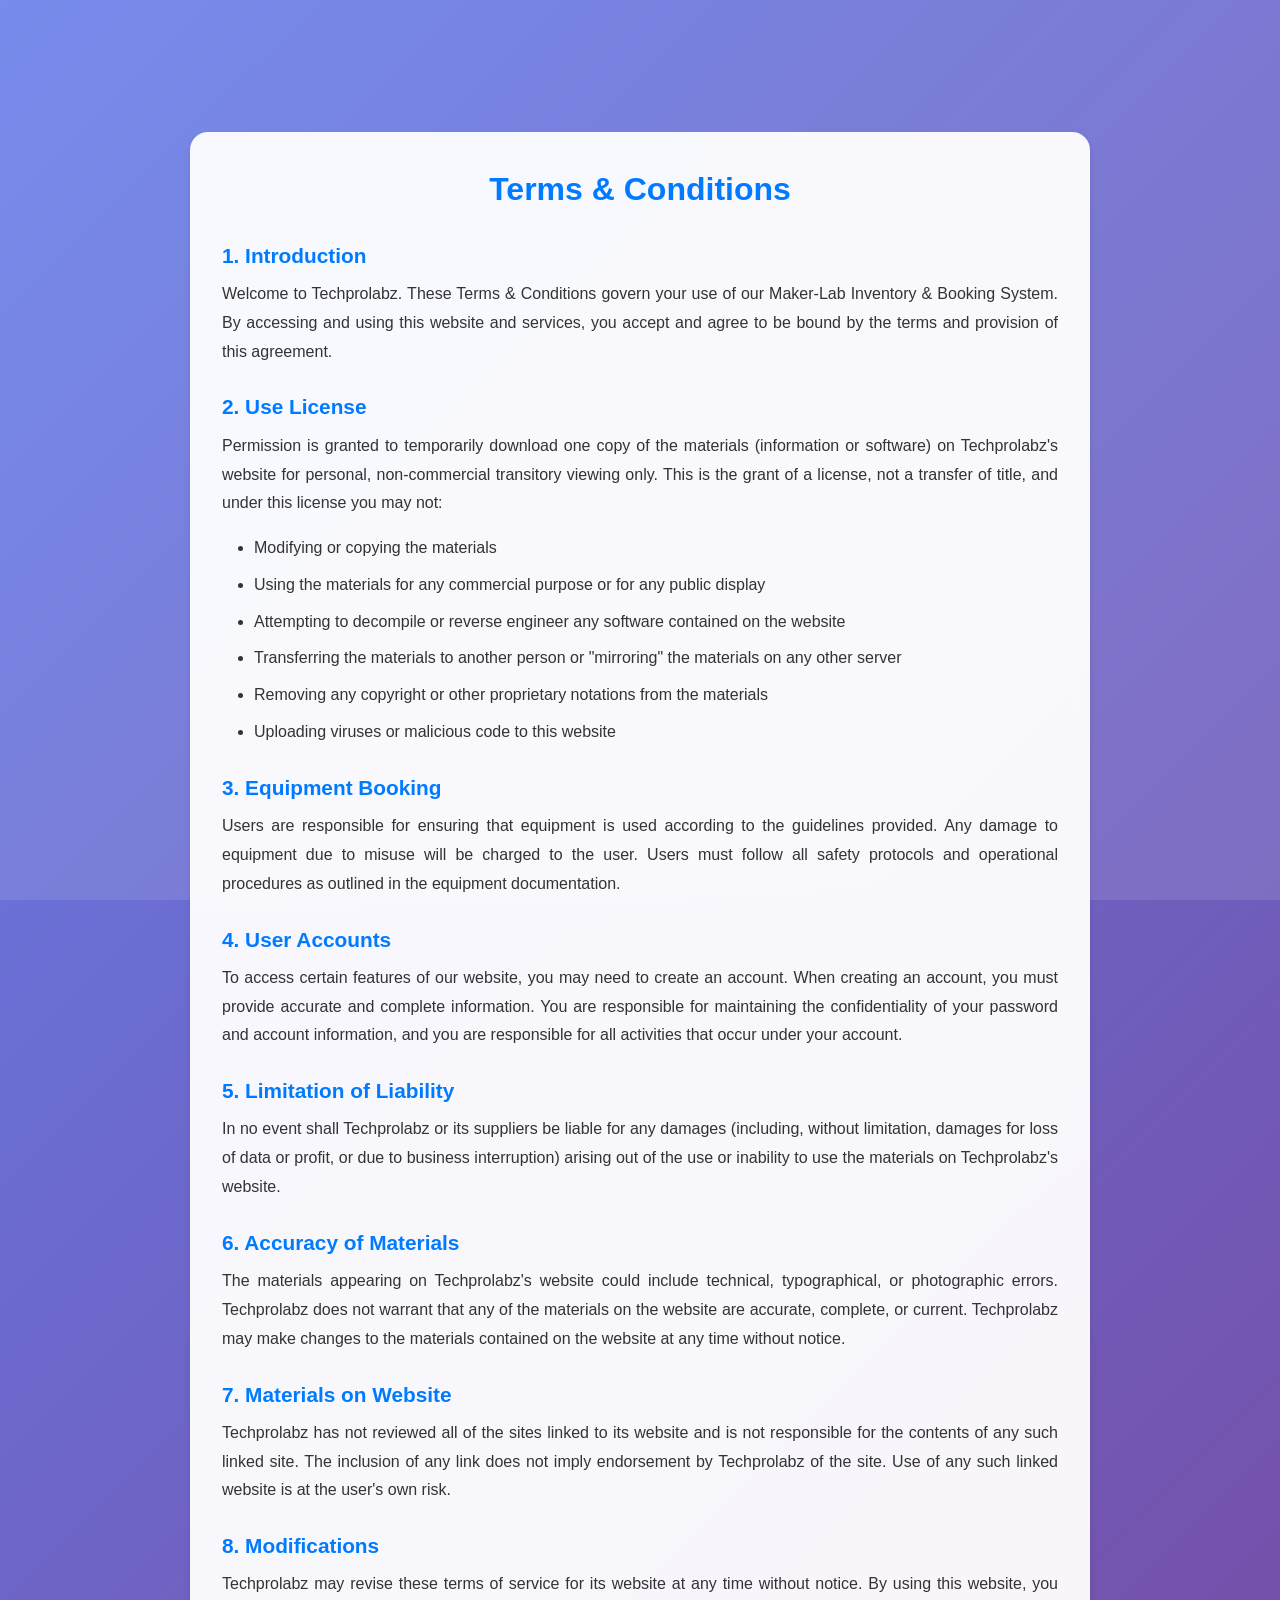
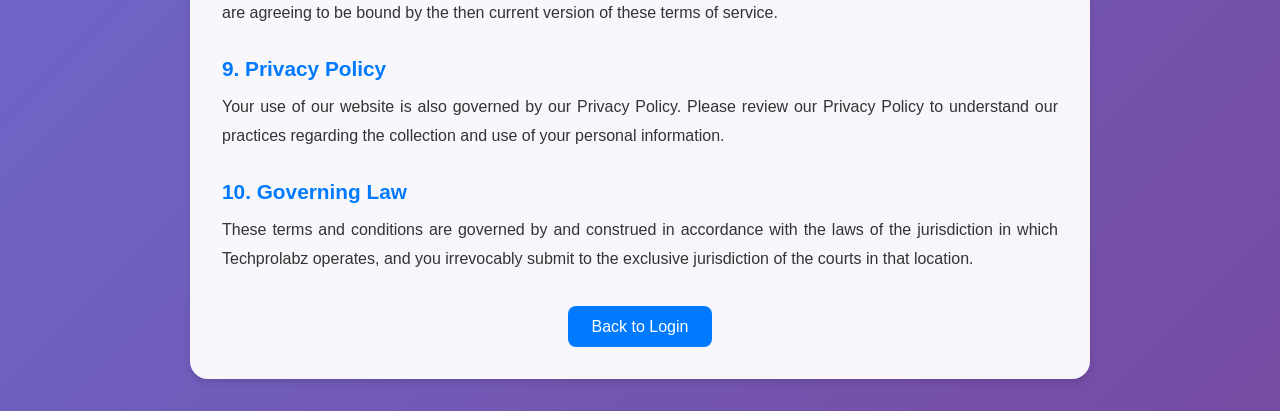
<file: terms.html>
<!DOCTYPE html>
<html lang="en">
<head>
    <meta charset="UTF-8">
    <meta name="viewport" content="width=device-width, initial-scale=1.0">
    <title>Terms & Conditions - Techprolabz</title>
    <link rel="stylesheet" href="styles.css">
    <style>
        body {
            background: linear-gradient(135deg, #667eea 0%, #764ba2 100%);
            color: #333;
        }

        .navbar {
            display: flex;
            justify-content: space-between;
            align-items: center;
            padding: 1rem 2rem;
            background: rgba(255, 255, 255, 0.95);
            backdrop-filter: blur(10px);
            box-shadow: 0 4px 6px rgba(0, 0, 0, 0.1);
            position: sticky;
            top: 0;
            z-index: 100;
            opacity: 0;
            transition: opacity 0.3s ease;
        }

        .navbar:hover {
            opacity: 1;
        }

        .navbar .logo img {
            height: 60px;
            transition: all 0.3s ease;
        }

        .navbar .logo img:hover {
            transform: scale(1.05);
        }

        .nav-links {
            list-style: none;
            display: flex;
            gap: 2rem;
        }

        .nav-links li {
            cursor: pointer;
            padding: 0.5rem 1rem;
            border-radius: 8px;
            transition: all 0.3s ease;
        }

        .nav-links li:hover {
            background: #007bff;
            color: white;
        }

        .back-btn {
            background: #007bff;
            color: white;
            border: none;
            padding: 0.5rem 1.5rem;
            border-radius: 8px;
            cursor: pointer;
            transition: all 0.3s ease;
            text-decoration: none;
            display: inline-block;
        }

        .back-btn:hover {
            background: #0056b3;
        }

        .terms-container {
            max-width: 900px;
            margin: 2rem auto;
            padding: 2rem;
            background: rgba(255, 255, 255, 0.95);
            border-radius: 18px;
            box-shadow: 0 4px 6px rgba(0, 0, 0, 0.1);
            backdrop-filter: blur(10px);
        }

        .terms-container h1 {
            color: #007bff;
            margin-bottom: 1.5rem;
            text-align: center;
        }

        .terms-container h2 {
            color: #007bff;
            margin-top: 1.5rem;
            margin-bottom: 0.5rem;
            font-size: 1.3rem;
        }

        .terms-container p {
            line-height: 1.8;
            margin-bottom: 1rem;
            text-align: justify;
        }

        .terms-container ul {
            margin-left: 2rem;
            margin-bottom: 1rem;
            line-height: 1.8;
        }

        .terms-container ul li {
            margin-bottom: 0.5rem;
        }

        .back-button-container {
            text-align: center;
            margin-top: 2rem;
        }
    </style>
</head>
<body>
    <nav class="navbar">
        <div class="logo">
            <img src="assets/logo.jpg" alt="Techprolabz Logo">
        </div>
    </nav>

    <div class="terms-container">
        <h1>Terms & Conditions</h1>

        <h2>1. Introduction</h2>
        <p>
            Welcome to Techprolabz. These Terms & Conditions govern your use of our Maker-Lab Inventory & Booking System. 
            By accessing and using this website and services, you accept and agree to be bound by the terms and provision 
            of this agreement.
        </p>

        <h2>2. Use License</h2>
        <p>
            Permission is granted to temporarily download one copy of the materials (information or software) on 
            Techprolabz's website for personal, non-commercial transitory viewing only. This is the grant of a license, 
            not a transfer of title, and under this license you may not:
        </p>
        <ul>
            <li>Modifying or copying the materials</li>
            <li>Using the materials for any commercial purpose or for any public display</li>
            <li>Attempting to decompile or reverse engineer any software contained on the website</li>
            <li>Transferring the materials to another person or "mirroring" the materials on any other server</li>
            <li>Removing any copyright or other proprietary notations from the materials</li>
            <li>Uploading viruses or malicious code to this website</li>
        </ul>

        <h2>3. Equipment Booking</h2>
        <p>
            Users are responsible for ensuring that equipment is used according to the guidelines provided. 
            Any damage to equipment due to misuse will be charged to the user. Users must follow all safety 
            protocols and operational procedures as outlined in the equipment documentation.
        </p>

        <h2>4. User Accounts</h2>
        <p>
            To access certain features of our website, you may need to create an account. When creating an account, 
            you must provide accurate and complete information. You are responsible for maintaining the confidentiality 
            of your password and account information, and you are responsible for all activities that occur under your account.
        </p>

        <h2>5. Limitation of Liability</h2>
        <p>
            In no event shall Techprolabz or its suppliers be liable for any damages (including, without limitation, 
            damages for loss of data or profit, or due to business interruption) arising out of the use or inability 
            to use the materials on Techprolabz's website.
        </p>

        <h2>6. Accuracy of Materials</h2>
        <p>
            The materials appearing on Techprolabz's website could include technical, typographical, or photographic errors. 
            Techprolabz does not warrant that any of the materials on the website are accurate, complete, or current. 
            Techprolabz may make changes to the materials contained on the website at any time without notice.
        </p>

        <h2>7. Materials on Website</h2>
        <p>
            Techprolabz has not reviewed all of the sites linked to its website and is not responsible for the contents 
            of any such linked site. The inclusion of any link does not imply endorsement by Techprolabz of the site. 
            Use of any such linked website is at the user's own risk.
        </p>

        <h2>8. Modifications</h2>
        <p>
            Techprolabz may revise these terms of service for its website at any time without notice. By using this website, 
            you are agreeing to be bound by the then current version of these terms of service.
        </p>

        <h2>9. Privacy Policy</h2>
        <p>
            Your use of our website is also governed by our Privacy Policy. Please review our Privacy Policy to understand 
            our practices regarding the collection and use of your personal information.
        </p>

        <h2>10. Governing Law</h2>
        <p>
            These terms and conditions are governed by and construed in accordance with the laws of the jurisdiction in which 
            Techprolabz operates, and you irrevocably submit to the exclusive jurisdiction of the courts in that location.
        </p>

        <div class="back-button-container">
            <a href="login.html" class="back-btn">Back to Login</a>
        </div>
    </div>
</body>
</html>
</file>
<file: styles.css>
/* Basic Reset */
* {
    margin: 0;
    padding: 0;
    box-sizing: border-box;
}

:root {
    --primary-color: #007bff;
    --secondary-color: #6c757d;
    --success-color: #28a745;
    --danger-color: #dc3545;
    --warning-color: #ffc107;
    --info-color: #17a2b8;
    --light-color: #f8f9fa;
    --dark-color: #343a40;
    --shadow: 0 4px 6px rgba(0, 0, 0, 0.1);
    --border-radius: 8px;
    --transition: all 0.3s ease;
}

body {
    font-family: 'Segoe UI', Tahoma, Geneva, Verdana, sans-serif;
    background: linear-gradient(135deg, #667eea 0%, #764ba2 100%);
    color: var(--dark-color);
    line-height: 1.6;
    position: relative;
    min-height: 100vh;
}

body::before {
    content: '';
    position: fixed;
    top: 0;
    left: 0;
    width: 100%;
    height: 100%;
    background: rgba(255, 255, 255, 0.1);
    z-index: -1;
}

/* Robotics 3D Design Elements */
.robotics-overlay {
    position: fixed;
    top: 0;
    left: 0;
    width: 100%;
    height: 100%;
    pointer-events: none;
    z-index: -1;
}

.robotics-overlay::after {
    content: '';
    position: absolute;
    top: 10%;
    left: 10%;
    width: 200px;
    height: 200px;
    background: url('assets/Want.png') no-repeat center;
    background-size: contain;
    opacity: 0.3;
    animation: float 6s ease-in-out infinite;
}

/* Particle Effect */
.particles {
    position: fixed;
    top: 0;
    left: 0;
    width: 100%;
    height: 100%;
    pointer-events: none;
    z-index: -1;
}

.particle {
    position: absolute;
    width: 50px;
    height: 50px;
    background: url('assets/image2.jpg') no-repeat center;
    background-size: cover;
    opacity: 0.1;
    animation: drift 15s linear infinite;
}

.particle:nth-child(1) {
    top: 20%;
    left: 20%;
    animation-delay: 0s;
}

.particle:nth-child(2) {
    top: 50%;
    left: 70%;
    animation-delay: 5s;
}

.particle:nth-child(3) {
    top: 80%;
    left: 40%;
    animation-delay: 10s;
}

@keyframes drift {
    from {
        transform: translateX(0) translateY(0);
    }

    to {
        transform: translateX(100px) translateY(-100px);
    }
}

header {
    display: flex;
    justify-content: space-between;
    align-items: center;
    padding: 1rem 2rem;
    background: transparent;
    -webkit-backdrop-filter: blur(10px);
    backdrop-filter: blur(10px);
    position: sticky;
    top: 0;
    z-index: 100;
    transition: all 0.3s ease;
}

.header-left {
    display: flex;
    align-items: center;
    gap: 1rem;
}

/* Hamburger Menu */
.hamburger-menu {
    display: flex;
    flex-direction: column;
    gap: 5px;
    background: transparent;
    border: none;
    cursor: pointer;
    padding: 0.5rem;
    z-index: 101;
}

.hamburger-menu span {
    width: 25px;
    height: 3px;
    background: white;
    border-radius: 2px;
    transition: var(--transition);
}

.hamburger-menu.active span:nth-child(1) {
    transform: rotate(45deg) translate(7px, 7px);
}

.hamburger-menu.active span:nth-child(2) {
    opacity: 0;
}

.hamburger-menu.active span:nth-child(3) {
    transform: rotate(-45deg) translate(7px, -7px);
}

/* Logo with Border */
.logo {
    cursor: pointer;
    transition: var(--transition);
}

.logo img {
    height: 60px;
    border: 3px solid rgba(255, 255, 255, 0.8);
    border-radius: 10px;
    padding: 5px;
    background: rgba(255, 255, 255, 0.1);
    transition: var(--transition);
}

.logo img:hover {
    transform: scale(1.1);
    border-color: white;
    box-shadow: 0 0 20px rgba(255, 255, 255, 0.5);
}

/* Navigation */
nav {
    position: absolute;
    left: 150px;
    right: 100px;
    top: 50%;
    transform: translateY(-50%);
    max-width: 0;
    overflow: hidden;
    transition: max-width 0.4s ease;
}

nav.nav-collapsed {
    max-width: 0;
}

nav:not(.nav-collapsed) {
    max-width: 100%;
}

nav ul {
    list-style: none;
    display: flex;
    gap: 1rem;
    white-space: nowrap;
}

nav ul li a {
    color: white;
    text-decoration: none;
    font-weight: 600;
    padding: 0.5rem 1rem;
    border-radius: var(--border-radius);
    transition: var(--transition);
    background: rgba(255, 255, 255, 0.1);
}

nav ul li a:hover {
    background: rgba(255, 255, 255, 0.3);
    transform: translateY(-2px);
}

/* User Avatar in Header */
.user-avatar-header {
    cursor: pointer;
    transition: var(--transition);
}

.user-avatar-header img {
    width: 50px;
    height: 50px;
    border-radius: 50%;
    border: 3px solid white;
    object-fit: cover;
    transition: var(--transition);
}

.user-avatar-header:hover img {
    transform: scale(1.1);
    box-shadow: 0 0 15px rgba(255, 255, 255, 0.6);
}

/* Logo Modal */
.logo-modal {
    display: none;
    position: fixed;
    top: 0;
    left: 0;
    width: 100%;
    height: 100%;
    background: rgba(0, 0, 0, 0.8);
    z-index: 1000;
    justify-content: center;
    align-items: center;
}

.logo-modal.show {
    display: flex;
}

.logo-modal-content {
    position: relative;
    background: white;
    padding: 2rem;
    border-radius: var(--border-radius);
    max-width: 90%;
    max-height: 90%;
}

.logo-modal-content img {
    max-width: 600px;
    max-height: 600px;
    width: 100%;
    height: auto;
}

.logo-modal-close {
    position: absolute;
    top: 10px;
    right: 20px;
    font-size: 40px;
    font-weight: bold;
    color: #333;
    cursor: pointer;
    transition: var(--transition);
}

.logo-modal-close:hover {
    color: var(--danger-color);
    transform: scale(1.2);
}

/* Slider Section */
.slider-section {
    position: relative;
    height: 90vh;
    overflow: hidden;
}

/* Hero Three-Line Layout */
.hero-line-1 {
    display: flex;
    align-items: center;
    justify-content: center;
    gap: 2rem;
    margin-bottom: 2rem;
    flex-wrap: wrap;
}

.want-text {
    font-size: 6rem;
    font-weight: 900;
    color: white;
    text-shadow: 0 0 30px rgba(255, 255, 255, 0.6);
    letter-spacing: 15px;
    font-family: 'Arial Black', sans-serif;
}

.hero-line-1 .equipment-title-pill {
    background: rgba(0, 20, 40, 0.85);
    border: 2px solid rgba(255, 255, 255, 0.4);
    border-radius: 50px;
    padding: 1.2rem 3.5rem;
    backdrop-filter: blur(15px);
    -webkit-backdrop-filter: blur(15px);
    display: inline-block;
    cursor: pointer;
    transition: all 0.3s ease;
}

.hero-line-1 .equipment-title-pill:hover {
    transform: translateY(-3px);
    box-shadow: 0 10px 30px rgba(102, 126, 234, 0.4);
    border-color: rgba(102, 126, 234, 0.6);
}

.hero-line-1 .equipment-title-pill h1 {
    font-size: 3.5rem;
    margin: 0;
    font-weight: 700;
    text-shadow: 0 0 20px rgba(255, 255, 255, 0.5);
    letter-spacing: 3px;
    color: white;
}

.question-mark {
    font-size: 7rem;
    font-weight: 900;
    color: white;
    text-shadow: 0 0 30px rgba(255, 255, 255, 0.6);
    font-family: 'Arial Black', sans-serif;
}

.hero-line-2 {
    display: flex;
    align-items: center;
    justify-content: center;
    gap: 1.5rem;
    margin-bottom: 3rem;
    flex-wrap: wrap;
}

.inline-logo {
    width: 50px;
    height: 50px;
    border-radius: 50%;
    object-fit: cover;
    box-shadow: 0 5px 20px rgba(0, 0, 0, 0.3);
}

.brand-text {
    font-size: 2.5rem;
    font-weight: 900;
    color: white;
    text-shadow: 0 0 20px rgba(255, 255, 255, 0.4);
    letter-spacing: 4px;
    font-family: 'Arial Black', sans-serif;
}

.tagline-text {
    font-size: 2.5rem;
    font-weight: 900;
    color: white;
    text-shadow: 0 0 20px rgba(255, 255, 255, 0.4);
    letter-spacing: 4px;
    font-family: 'Arial Black', sans-serif;
}

.hero-line-3 {
    display: flex;
    justify-content: center;
    margin-top: 2rem;
}

.hero-line-3 .get-started {
    padding: 1.5rem 5rem;
    font-size: 1.8rem;
    font-weight: 800;
    background: linear-gradient(135deg, #667eea 0%, #764ba2 100%);
    color: white;
    border: none;
    border-radius: 60px;
    cursor: pointer;
    transition: all 0.4s ease;
    box-shadow: 0 15px 40px rgba(102, 126, 234, 0.5);
    text-transform: uppercase;
    letter-spacing: 3px;
}

.hero-line-3 .get-started:hover {
    transform: translateY(-5px) scale(1.05);
    box-shadow: 0 20px 50px rgba(102, 126, 234, 0.7);
    background: linear-gradient(135deg, #764ba2 0%, #667eea 100%);
}

/* Responsive adjustments for hero layout */
@media (max-width: 1200px) {
    .want-text {
        font-size: 5rem;
        letter-spacing: 12px;
    }

    .hero-line-1 .equipment-title-pill h1 {
        font-size: 3rem;
    }

    .question-mark {
        font-size: 6rem;
    }

    .brand-text,
    .tagline-text {
        font-size: 2rem;
    }
}

@media (max-width: 768px) {
    .hero-line-1 {
        gap: 1rem;
    }

    .want-text {
        font-size: 3.5rem;
        letter-spacing: 8px;
    }

    .hero-line-1 .equipment-title-pill {
        padding: 0.8rem 2rem;
    }

    .hero-line-1 .equipment-title-pill h1 {
        font-size: 2rem;
    }

    .question-mark {
        font-size: 4rem;
    }

    .inline-logo {
        width: 35px;
        height: 35px;
    }

    .brand-text,
    .tagline-text {
        font-size: 1.5rem;
        letter-spacing: 2px;
    }

    .hero-line-3 .get-started {
        padding: 1.2rem 3rem;
        font-size: 1.4rem;
    }
}

.slider {
    display: flex;
    width: 400%;
    height: 100%;
    transition: transform 0.5s ease;
}

.slide {
    width: 25%;
    height: 100%;
    position: relative;
    display: flex;
    align-items: center;
    justify-content: center;
    background-size: cover;
    background-position: center;
}

.slide .background {
    position: absolute;
    top: 0;
    left: 0;
    width: 100%;
    height: 100%;
    z-index: -1;
}

.slide .background::before {
    content: '';
    position: absolute;
    top: 0;
    left: 0;
    width: 100%;
    height: 100%;
    background: linear-gradient(135deg,
            rgba(20, 30, 80, 0.85) 0%,
            rgba(30, 60, 120, 0.75) 25%,
            rgba(0, 120, 180, 0.7) 50%,
            rgba(20, 80, 140, 0.75) 75%,
            rgba(10, 20, 60, 0.85) 100%);
    z-index: 2;
    mix-blend-mode: multiply;
}

.slide .background::after {
    content: '';
    position: absolute;
    top: 0;
    left: 0;
    width: 100%;
    height: 100%;
    background: radial-gradient(ellipse at 30% 50%,
            rgba(0, 180, 255, 0.4) 0%,
            rgba(100, 150, 255, 0.2) 30%,
            transparent 70%);
    z-index: 3;
}

.slide .background img {
    width: 100%;
    height: 100%;
    object-fit: cover;
    position: absolute;
    top: 0;
    left: 0;
    z-index: 1;
    filter: brightness(1.1) contrast(1.2) saturate(1.4);
}

.content {
    text-align: center;
    color: white;
    z-index: 1;
    display: flex;
    flex-direction: column;
    align-items: center;
    gap: 1.5rem;
}

/* Equipment Title Pill */
.equipment-title-pill {
    background: rgba(0, 20, 40, 0.8);
    border: 2px solid rgba(255, 255, 255, 0.3);
    border-radius: 50px;
    padding: 1rem 3rem;
    backdrop-filter: blur(10px);
    -webkit-backdrop-filter: blur(10px);
}

.equipment-title-pill h1 {
    font-size: 3.5rem;
    margin: 0;
    font-weight: 700;
    text-shadow: 0 0 20px rgba(255, 255, 255, 0.5);
    letter-spacing: 3px;
}

/* Techprolabz Badge */
.techprolabz-badge {
    display: flex;
    align-items: center;
    gap: 1rem;
    background: rgba(255, 255, 255, 0.95);
    padding: 0.8rem 2rem;
    border-radius: 50px;
    box-shadow: 0 4px 15px rgba(0, 0, 0, 0.3);
}

.techprolabz-badge .badge-logo {
    width: 40px;
    height: 40px;
    border-radius: 50%;
    object-fit: cover;
}

.techprolabz-badge span {
    font-size: 1.2rem;
    font-weight: 700;
    color: #333;
    letter-spacing: 2px;
}

/* Tagline */
.tagline {
    font-size: 2rem;
    font-weight: 700;
    margin: 0;
    text-shadow: 0 0 15px rgba(255, 255, 255, 0.7);
    letter-spacing: 5px;
}

/* Button Group */
.button-group {
    display: flex;
    gap: 1.5rem;
    margin-top: 1rem;
}

button {
    padding: 0.8rem 2rem;
    border: none;
    border-radius: 50px;
    cursor: pointer;
    font-size: 1.1rem;
    font-weight: 600;
    transition: all 0.3s ease;
    text-transform: uppercase;
    letter-spacing: 1px;
}

button:hover {
    transform: translateY(-3px);
    box-shadow: 0 5px 15px rgba(0, 0, 0, 0.3);
}

.get-started {
    background: linear-gradient(135deg, #667eea 0%, #764ba2 100%);
    color: white;
    border: 2px solid white;
}

.get-started:hover {
    background: linear-gradient(135deg, #764ba2 0%, #667eea 100%);
}

.login-btn {
    background: linear-gradient(135deg, #209edd 0%, #57d8f5 100%);
    color: white;
    border: 2px solid white;
}

.login-btn:hover {
    background: linear-gradient(135deg, #5781f5 0%, #93b6fb 100%);
}

/* Slider Controls */
.slider-controls {
    position: absolute;
    bottom: 2rem;
    left: 50%;
    transform: translateX(-50%);
    z-index: 10;
}

/* Slider Dot Indicators */
.slider-dots {
    display: flex;
    gap: 1rem;
    align-items: center;
    background: rgba(255, 255, 255, 0.1);
    backdrop-filter: blur(10px);
    -webkit-backdrop-filter: blur(10px);
    border: 2px solid rgba(255, 255, 255, 0.3);
    border-radius: 50px;
    padding: 0.8rem 1.5rem;
}

.dot-indicator {
    width: 14px;
    height: 14px;
    background: rgba(255, 255, 255, 0.4);
    border: 2px solid rgba(255, 255, 255, 0.6);
    border-radius: 50%;
    cursor: pointer;
    transition: all 0.3s ease;
}

.dot-indicator:hover {
    background: rgba(255, 255, 255, 0.7);
    transform: scale(1.3);
    box-shadow: 0 0 10px rgba(255, 255, 255, 0.5);
}

.dot-indicator.active {
    background: white;
    width: 18px;
    height: 18px;
    box-shadow: 0 0 20px rgba(255, 255, 255, 0.9);
    border-color: white;
}

/* Sections */
section {
    padding: 2rem;
    max-width: 1200px;
    margin: 2rem auto;
    background: rgba(255, 255, 255, 0.9);
    border-radius: var(--border-radius);
    box-shadow: var(--shadow);
    backdrop-filter: blur(10px);
}

section h2,
section h3 {
    color: var(--primary-color);
    margin-bottom: 1rem;
    text-align: center;
}

.hidden {
    display: none;
}


.equipment-grid {
    display: grid;
    grid-template-columns: repeat(auto-fit, minmax(300px, 1fr));
    gap: 2rem;
}

.equipment-item {
    background: white;
    border-radius: var(--border-radius);
    overflow: hidden;
    box-shadow: var(--shadow);
    transition: var(--transition);
    text-align: center;
    padding: 1rem;
}

.equipment-item:hover {
    transform: translateY(-10px);
    box-shadow: 0 10px 20px rgba(0, 0, 0, 0.2);
}

.equipment-item img {
    width: 100%;
    height: 200px;
    object-fit: cover;
    border-radius: var(--border-radius) var(--border-radius) 0 0;
}

.equipment-item h3 {
    margin: 1rem 0 0.5rem;
    color: var(--primary-color);
}

.equipment-item p {
    margin-bottom: 1rem;
    color: var(--secondary-color);
}

.equipment-item button {
    background: var(--primary-color);
    color: white;
    border: none;
    padding: 0.75rem 1.5rem;
    border-radius: var(--border-radius);
    cursor: pointer;
    transition: var(--transition);
}

.equipment-item button:hover {
    background: var(--dark-color);
}

.equipment-item button:disabled {
    background: var(--secondary-color);
    cursor: not-allowed;
}

.equipment-item h3 {
    margin: 0.5rem 0;
}

.equipment-item p {
    margin-bottom: 0.5rem;
}

.equipment-item button {
    background-color: #007bff;
    color: white;
}

.equipment-item button:disabled {
    background-color: #ccc;
    cursor: not-allowed;
}

/* ============================================
   MODERN BOOKING PAGE STYLES
   ============================================ */

/* Booking Section */
#booking {
    padding: 4rem 2rem;
    background: linear-gradient(135deg, #f5f7fa 0%, #c3cfe2 100%);
    min-height: calc(100vh - 80px);
}

.booking-container {
    max-width: 900px;
    margin: 0 auto;
    background: white;
    border-radius: 20px;
    padding: 3rem;
    box-shadow: 0 20px 60px rgba(0, 0, 0, 0.1);
}

.booking-header {
    text-align: center;
    margin-bottom: 3rem;
}

.booking-header h2 {
    font-size: 2.5rem;
    color: #2c3e50;
    margin-bottom: 0.5rem;
    font-weight: 800;
}

.booking-subtitle {
    color: #7f8c8d;
    font-size: 1.1rem;
}

/* Modern Form Styling */
.modern-booking-form {
    width: 100%;
}

.form-grid {
    display: grid;
    grid-template-columns: repeat(2, 1fr);
    gap: 2rem;
    margin-bottom: 2rem;
}

.form-group {
    display: flex;
    flex-direction: column;
}

.form-group.full-width {
    grid-column: span 2;
}

.form-group label {
    display: flex;
    align-items: center;
    gap: 0.5rem;
    font-weight: 600;
    color: #2c3e50;
    margin-bottom: 0.75rem;
    font-size: 1rem;
}

.form-group label .icon {
    font-size: 1.2rem;
    font-style: normal;
}

.form-group input,
.form-group select {
    padding: 1rem 1.25rem;
    border: 2px solid #e0e0e0;
    border-radius: 12px;
    font-size: 1rem;
    transition: all 0.3s ease;
    background: #f8f9fa;
}

.form-group input:focus,
.form-group select:focus {
    outline: none;
    border-color: #667eea;
    background: white;
    box-shadow: 0 0 0 4px rgba(102, 126, 234, 0.1);
}

.form-group select {
    cursor: pointer;
    appearance: none;
    background-image: url("data:image/svg+xml,%3Csvg xmlns='http://www.w3.org/2000/svg' width='12' height='12' viewBox='0 0 12 12'%3E%3Cpath fill='%23667eea' d='M6 9L1 4h10z'/%3E%3C/svg%3E");
    background-repeat: no-repeat;
    background-position: right 1rem center;
    background-size: 12px;
    padding-right: 3rem;
}

.helper-text {
    font-size: 0.85rem;
    color: #95a5a6;
    margin-top: 0.5rem;
}

/* Availability Status */
.availability-status {
    display: flex;
    align-items: center;
    gap: 0.75rem;
    padding: 1rem 1.5rem;
    border-radius: 12px;
    margin-bottom: 2rem;
    font-weight: 600;
    transition: all 0.3s ease;
}

.availability-status.available {
    background: #d4edda;
    color: #155724;
    border: 2px solid #c3e6cb;
}

.availability-status.unavailable {
    background: #f8d7da;
    color: #721c24;
    border: 2px solid #f5c6cb;
}

.availability-status.hidden {
    display: none;
}

.status-icon {
    font-size: 1.5rem;
}

/* Book Now Button */
.book-now-btn {
    width: 100%;
    padding: 1.25rem 2rem;
    background: linear-gradient(135deg, #667eea 0%, #764ba2 100%);
    color: white;
    border: none;
    border-radius: 12px;
    font-size: 1.1rem;
    font-weight: 700;
    cursor: pointer;
    display: flex;
    align-items: center;
    justify-content: center;
    gap: 1rem;
    transition: all 0.3s ease;
    box-shadow: 0 10px 30px rgba(102, 126, 234, 0.3);
}

.book-now-btn:hover {
    transform: translateY(-3px);
    box-shadow: 0 15px 40px rgba(102, 126, 234, 0.4);
}

.book-now-btn:active {
    transform: translateY(-1px);
}

.btn-icon {
    font-size: 1.5rem;
    transition: transform 0.3s ease;
}

.book-now-btn:hover .btn-icon {
    transform: translateX(5px);
}

/* History Section */
#history {
    padding: 4rem 2rem;
    background: #f8f9fa;
}

.history-container {
    max-width: 1200px;
    margin: 0 auto;
}

.history-header {
    display: flex;
    justify-content: space-between;
    align-items: center;
    margin-bottom: 2rem;
    flex-wrap: wrap;
    gap: 1rem;
}

.history-header h2 {
    font-size: 2rem;
    color: #2c3e50;
    font-weight: 800;
}

.booking-count {
    background: linear-gradient(135deg, #667eea 0%, #764ba2 100%);
    color: white;
    padding: 0.5rem 1.5rem;
    border-radius: 20px;
    font-weight: 600;
    font-size: 0.9rem;
}

.history-grid {
    display: grid;
    grid-template-columns: repeat(auto-fill, minmax(300px, 1fr));
    gap: 1.5rem;
}

.history-card {
    background: white;
    padding: 1.5rem;
    border-radius: 12px;
    box-shadow: 0 4px 15px rgba(0, 0, 0, 0.08);
    transition: all 0.3s ease;
    border-left: 4px solid #667eea;
}

.history-card:hover {
    transform: translateY(-5px);
    box-shadow: 0 8px 25px rgba(0, 0, 0, 0.12);
}

.history-card-header {
    display: flex;
    align-items: center;
    gap: 0.75rem;
    margin-bottom: 1rem;
}

.history-card-icon {
    font-size: 1.5rem;
}

.history-card-title {
    font-size: 1.1rem;
    font-weight: 700;
    color: #2c3e50;
}

.history-card-details {
    display: flex;
    flex-direction: column;
    gap: 0.5rem;
}

.history-detail {
    display: flex;
    align-items: center;
    gap: 0.5rem;
    color: #7f8c8d;
    font-size: 0.95rem;
}

.history-detail-icon {
    font-size: 1rem;
}

.empty-history {
    text-align: center;
    padding: 4rem 2rem;
    color: #95a5a6;
}

.empty-history-icon {
    font-size: 4rem;
    margin-bottom: 1rem;
}

.empty-history-text {
    font-size: 1.2rem;
    font-weight: 600;
}

/* Responsive Design for Booking */
@media (max-width: 768px) {
    .booking-container {
        padding: 2rem 1.5rem;
    }

    .form-grid {
        grid-template-columns: 1fr;
        gap: 1.5rem;
    }

    .form-group.full-width {
        grid-column: span 1;
    }

    .booking-header h2 {
        font-size: 2rem;
    }

    .history-grid {
        grid-template-columns: 1fr;
    }

    .history-header {
        flex-direction: column;
        align-items: flex-start;
    }
}

/* Old styles removed - keeping for compatibility */
#history-list {
    list-style: none;
}

#history-list li {
    background-color: #f9f9f9;
    padding: 1rem;
    margin-bottom: 0.5rem;
    border-radius: 5px;
}

footer {
    text-align: center;
    padding: 1rem;
    background: rgba(255, 255, 255, 0.9);
    backdrop-filter: blur(10px);
    color: var(--dark-color);
    margin-top: 2rem;
}

/* Responsive Design */
@media (max-width: 768px) {
    header {
        flex-direction: column;
        text-align: center;
    }

    nav ul {
        flex-direction: column;
        padding: 0;
    }

    nav ul li {
        margin: 0.5rem 0;
    }

    .slider-section {
        height: 60vh;
    }

    .content h1 {
        font-size: 2rem;
    }

    .equipment-img {
        width: 150px;
        height: 150px;
    }

    .equipment-grid {
        grid-template-columns: 1fr;
    }

    #booking-form {
        flex-direction: column;
        align-items: stretch;
    }

    #booking-form input,
    #booking-form select {
        margin-bottom: 1rem;
    }
}

/* Login Page Styles */
#login {
    max-width: 500px;
    margin: 2rem auto;
    padding: 2rem;
    background: rgba(255, 255, 255, 0.95);
    border-radius: var(--border-radius);
    box-shadow: var(--shadow);
    backdrop-filter: blur(10px);
    text-align: center;
}

#login h2 {
    margin-bottom: 1.5rem;
    color: var(--primary-color);
}

.login-options {
    display: flex;
    flex-direction: column;
    gap: 1rem;
    margin-bottom: 1.5rem;
}

.login-btn {
    padding: 0.75rem;
    border: none;
    border-radius: var(--border-radius);
    cursor: pointer;
    font-size: 1rem;
    transition: var(--transition);
    display: flex;
    align-items: center;
    justify-content: center;
    gap: 0.5rem;
}

.google {
    background-color: #db4437;
    color: white;
}

.google:hover {
    background-color: #c23321;
}

.facebook {
    background-color: #4267b2;
    color: white;
}

.facebook:hover {
    background-color: #365899;
}

.github {
    background-color: #333;
    color: white;
}

.github:hover {
    background-color: #24292e;
}

.divider {
    margin: 1.5rem 0;
    font-weight: bold;
    color: var(--secondary-color);
    position: relative;
}

.divider::before {
    content: '';
    position: absolute;
    top: 50%;
    left: 0;
    width: 45%;
    height: 1px;
    background: #ddd;
}

.divider::after {
    content: '';
    position: absolute;
    top: 50%;
    right: 0;
    width: 45%;
    height: 1px;
    background: #ddd;
}

#login-form {
    display: grid;
    grid-template-columns: 1fr;
    gap: 1rem;
}

#login-form label {
    text-align: left;
    font-weight: 600;
    color: var(--dark-color);
}

#login-form input {
    padding: 0.75rem;
    border: 1px solid #ddd;
    border-radius: var(--border-radius);
    transition: var(--transition);
}

#login-form input:focus {
    border-color: var(--primary-color);
    box-shadow: 0 0 0 2px rgba(0, 123, 255, 0.25);
}

#login-form button {
    background: var(--primary-color);
    color: white;
    border: none;
    padding: 1rem;
    border-radius: var(--border-radius);
    cursor: pointer;
    font-size: 1rem;
    transition: var(--transition);
}

#login-form button:hover {
    background: var(--dark-color);
}

/* Welcome Toast Notification */
.welcome-toast {
    position: fixed;
    top: 100px;
    left: 50%;
    transform: translateX(-50%) translateY(-100px);
    background: linear-gradient(135deg, #667eea 0%, #764ba2 100%);
    color: white;
    padding: 1.5rem 3rem;
    border-radius: 50px;
    box-shadow: 0 10px 30px rgba(0, 0, 0, 0.3);
    font-size: 1.2rem;
    font-weight: 600;
    z-index: 1000;
    opacity: 0;
    transition: all 0.5s ease;
    pointer-events: none;
}

.welcome-toast.show {
    opacity: 1;
    transform: translateX(-50%) translateY(0);
}

/* Dashboard Styles */
.dashboard-container {
    display: flex;
    flex-direction: column;
    gap: 1.5rem;
    max-width: 900px;
    margin: 2rem auto;
}

.dashboard-card {
    background: rgba(255, 255, 255, 0.95);
    border-radius: var(--border-radius);
    box-shadow: var(--shadow);
    padding: 2rem;
    backdrop-filter: blur(10px);
}

.profile-card {
    width: 100%;
}

.quick-actions-card {
    width: 100%;
    padding: 1.5rem;
    text-align: center;
}

.quick-actions-card h3 {
    font-size: 1.3rem;
    margin-bottom: 1rem;
}

.quick-actions-card p {
    font-size: 0.9rem;
    margin-bottom: 1rem;
}

.dashboard-card h3 {
    color: var(--primary-color);
    margin-bottom: 1.5rem;
    text-align: center;
    font-size: 1.5rem;
}

/* Avatar Section */
.avatar-section {
    margin-bottom: 2rem;
    text-align: center;
    padding: 1.5rem;
    background: rgba(0, 123, 255, 0.05);
    border-radius: var(--border-radius);
}

.avatar-display {
    margin-bottom: 1.5rem;
}

.avatar-display {
    cursor: pointer;
    transition: var(--transition);
}

.avatar-display:hover {
    transform: scale(1.05);
}

.avatar-display img {
    width: 120px;
    height: 120px;
    border-radius: 50%;
    border: 3px solid var(--primary-color);
    object-fit: cover;
    box-shadow: 0 4px 8px rgba(0, 0, 0, 0.1);
}

.avatar-selector {
    max-height: 500px;
    opacity: 1;
    transition: all 0.3s ease;
    overflow: hidden;
}

.avatar-selector.hidden {
    max-height: 0;
    opacity: 0;
    margin-top: 0;
    padding: 0;
}

.avatar-selector label {
    display: block;
    font-weight: 600;
    color: var(--dark-color);
    margin-bottom: 1rem;
}

.avatar-options {
    display: flex;
    justify-content: center;
    gap: 1rem;
    flex-wrap: wrap;
}

.avatar-option {
    width: 70px;
    height: 70px;
    border-radius: 50%;
    cursor: pointer;
    border: 2px solid #ddd;
    transition: var(--transition);
    object-fit: cover;
}

.avatar-option:hover {
    border-color: var(--primary-color);
    transform: scale(1.1);
}

.form-group {
    margin-bottom: 1rem;
}

.form-group label {
    display: block;
    font-weight: 600;
    color: var(--dark-color);
    margin-bottom: 0.5rem;
}

.form-group input,
.form-group select {
    width: 100%;
    padding: 0.75rem;
    border: 1px solid #ddd;
    border-radius: var(--border-radius);
    transition: var(--transition);
}

.form-group input:focus,
.form-group select:focus {
    border-color: var(--primary-color);
    box-shadow: 0 0 0 2px rgba(0, 123, 255, 0.25);
}

.dashboard-card button {
    width: 100%;
    background: var(--success-color);
    color: white;
    border: none;
    padding: 1rem;
    border-radius: var(--border-radius);
    cursor: pointer;
    font-size: 1rem;
    transition: var(--transition);
}

.dashboard-card button:hover {
    background: #218838;
}

.action-btn {
    display: inline-block;
    margin: 0.5rem;
    padding: 0.75rem 1.5rem;
    background: var(--primary-color);
    color: white;
    text-decoration: none;
    border-radius: var(--border-radius);
    transition: var(--transition);
}

.action-btn:hover {
    background: var(--dark-color);
}

/* Auth Page Styles */
#auth {
    max-width: 500px;
    margin: 2rem auto;
    padding: 2rem;
    background: rgba(255, 255, 255, 0.95);
    border-radius: var(--border-radius);
    box-shadow: var(--shadow);
    backdrop-filter: blur(10px);
    text-align: center;
}

.auth-tabs {
    display: flex;
    margin-bottom: 2rem;
}

.tab {
    flex: 1;
    padding: 0.75rem;
    border: none;
    background: var(--light-color);
    cursor: pointer;
    transition: var(--transition);
    font-size: 1rem;
}

.tab.active {
    background: var(--primary-color);
    color: white;
}

.auth-form {
    display: none;
}

.auth-form.active {
    display: block;
}

.auth-form h2 {
    margin-bottom: 1.5rem;
    color: var(--primary-color);
}

.login-options {
    display: flex;
    flex-direction: column;
    gap: 1rem;
    margin-bottom: 1.5rem;
}

.login-btn {
    padding: 0.75rem;
    border: none;
    border-radius: var(--border-radius);
    cursor: pointer;
    font-size: 1rem;
    transition: var(--transition);
    display: flex;
    align-items: center;
    justify-content: center;
    gap: 0.5rem;
}

.google {
    background-color: #db4437;
    color: white;
}

.google:hover {
    background-color: #c23321;
}

.facebook {
    background-color: #4267b2;
    color: white;
}

.facebook:hover {
    background-color: #365899;
}

.github {
    background-color: #333;
    color: white;
}

.github:hover {
    background-color: #24292e;
}

.divider {
    margin: 1.5rem 0;
    font-weight: bold;
    color: var(--secondary-color);
    position: relative;
}

.divider::before {
    content: '';
    position: absolute;
    top: 50%;
    left: 0;
    width: 45%;
    height: 1px;
    background: #ddd;
}

.divider::after {
    content: '';
    position: absolute;
    top: 50%;
    right: 0;
    width: 45%;
    height: 1px;
    background: #ddd;
}

.auth-form form {
    display: grid;
    gap: 1rem;
}

.form-group {
    text-align: left;
}

.form-group label {
    display: block;
    font-weight: 600;
    color: var(--dark-color);
    margin-bottom: 0.5rem;
}

.form-group input {
    width: 100%;
    padding: 0.75rem;
    border: 1px solid #ddd;
    border-radius: var(--border-radius);
    transition: var(--transition);
}

.form-group input:focus {
    border-color: var(--primary-color);
    box-shadow: 0 0 0 2px rgba(0, 123, 255, 0.25);
}

.auth-form button[type="submit"] {
    background: var(--primary-color);
    color: white;
    border: none;
    padding: 1rem;
    border-radius: var(--border-radius);
    cursor: pointer;
    font-size: 1rem;
    transition: var(--transition);
}

.auth-form button[type="submit"]:hover {
    background: var(--dark-color);
}

/* Toast Notification System */
.toast-container {
    position: fixed;
    top: 100px;
    right: 30px;
    z-index: 9999;
    display: flex;
    flex-direction: column;
    gap: 1rem;
    pointer-events: none;
}

.toast {
    min-width: 320px;
    max-width: 450px;
    padding: 1.25rem 1.5rem;
    border-radius: 12px;
    box-shadow: 0 10px 40px rgba(0, 0, 0, 0.25);
    backdrop-filter: blur(10px);
    -webkit-backdrop-filter: blur(10px);
    display: flex;
    align-items: center;
    gap: 1rem;
    opacity: 0;
    transform: translateX(400px);
    animation: slideIn 0.4s cubic-bezier(0.4, 0, 0.2, 1) forwards;
    pointer-events: auto;
    cursor: pointer;
    transition: all 0.3s ease;
    border-left: 5px solid;
    position: relative;
    overflow: hidden;
}

.toast::before {
    content: '';
    position: absolute;
    bottom: 0;
    left: 0;
    height: 4px;
    background: currentColor;
    animation: progress 3s linear forwards;
}

.toast:hover {
    transform: translateX(-5px) scale(1.02);
    box-shadow: 0 15px 50px rgba(0, 0, 0, 0.3);
}

.toast.removing {
    animation: slideOut 0.3s cubic-bezier(0.4, 0, 1, 1) forwards;
}

/* Toast Types */
.toast.success {
    background: linear-gradient(135deg, rgba(40, 167, 69, 0.95) 0%, rgba(34, 139, 58, 0.95) 100%);
    border-left-color: #28a745;
    color: white;
}

.toast.error {
    background: linear-gradient(135deg, rgba(220, 53, 69, 0.95) 0%, rgba(189, 33, 48, 0.95) 100%);
    border-left-color: #dc3545;
    color: white;
}

.toast.warning {
    background: linear-gradient(135deg, rgba(255, 193, 7, 0.95) 0%, rgba(255, 160, 0, 0.95) 100%);
    border-left-color: #ffc107;
    color: #333;
}

.toast.info {
    background: linear-gradient(135deg, rgba(23, 162, 184, 0.95) 0%, rgba(13, 110, 253, 0.95) 100%);
    border-left-color: #17a2b8;
    color: white;
}

/* Toast Icon */
.toast-icon {
    font-size: 1.8rem;
    flex-shrink: 0;
    animation: iconPop 0.5s cubic-bezier(0.68, -0.55, 0.265, 1.55);
}

/* Toast Content */
.toast-content {
    flex: 1;
}

.toast-title {
    font-weight: 700;
    font-size: 1.1rem;
    margin-bottom: 0.25rem;
    letter-spacing: 0.5px;
}

.toast-message {
    font-size: 0.95rem;
    opacity: 0.95;
    line-height: 1.4;
}

/* Toast Close Button */
.toast-close {
    background: rgba(255, 255, 255, 0.2);
    border: none;
    color: inherit;
    width: 28px;
    height: 28px;
    border-radius: 50%;
    cursor: pointer;
    display: flex;
    align-items: center;
    justify-content: center;
    font-size: 1.2rem;
    transition: all 0.2s ease;
    flex-shrink: 0;
}

.toast-close:hover {
    background: rgba(255, 255, 255, 0.3);
    transform: rotate(90deg);
}

/* Animations */
@keyframes slideIn {
    from {
        opacity: 0;
        transform: translateX(400px);
    }

    to {
        opacity: 1;
        transform: translateX(0);
    }
}

@keyframes slideOut {
    from {
        opacity: 1;
        transform: translateX(0);
    }

    to {
        opacity: 0;
        transform: translateX(400px);
    }
}

@keyframes iconPop {
    0% {
        transform: scale(0);
    }

    50% {
        transform: scale(1.2);
    }

    100% {
        transform: scale(1);
    }
}

@keyframes progress {
    from {
        width: 100%;
    }

    to {
        width: 0%;
    }
}

/* Responsive Toast */
@media (max-width: 768px) {
    .toast-container {
        right: 15px;
        left: 15px;
        top: 80px;
    }

    .toast {
        min-width: auto;
        max-width: 100%;
    }
}

/* ============================================
   ABOUT US PAGE STYLES - DARK THEME & MODERN UI
   ============================================ */

/* About Page Container - Override body background */
body:has(#about-us) {
    background: #0a0a0a !important;
    margin: 0 !important;
    padding: 0 !important;
    width: 100% !important;
    max-width: none !important;
    overflow-x: hidden;
}

body:has(#about-us) main {
    width: 100% !important;
    max-width: none !important;
    margin: 0 !important;
    padding: 0 !important;
}

/* About Page Sections */
#about-us,
#services,
#help {
    background: #0a0a0a;
    color: #ffffff;
    width: 100% !important;
    max-width: none !important;
    margin: 0 !important;
    padding: 0 !important;
    box-sizing: border-box;
}

/* About Section - First Section */
.about-section {
    background: linear-gradient(135deg, #0a0a0a 0%, #1a1a2e 100%);
    padding: 5rem 2rem;
    margin: 0;
    border-radius: 0;
    box-shadow: none;
    position: relative;
    overflow: hidden;
}

.about-section::before {
    content: '';
    position: absolute;
    top: 0;
    left: 0;
    right: 0;
    bottom: 0;
    background: radial-gradient(circle at 20% 50%, rgba(102, 126, 234, 0.1) 0%, transparent 50%),
        radial-gradient(circle at 80% 80%, rgba(118, 75, 162, 0.1) 0%, transparent 50%);
    pointer-events: none;
}

.about-section:first-of-type {
    padding-top: 6rem;
}

/* Section Headers */
.section-header {
    text-align: center;
    margin-bottom: 4rem;
    position: relative;
    z-index: 1;
}

.section-header h2 {
    font-size: 3.5rem;
    color: #ffffff;
    margin-bottom: 1.5rem;
    font-weight: 800;
    text-transform: uppercase;
    letter-spacing: 3px;
    position: relative;
    display: inline-block;
}

.section-header h2::after {
    content: attr(data-text);
    position: absolute;
    left: 0;
    top: 0;
    z-index: -1;
    background: linear-gradient(90deg, #667eea, #764ba2);
    -webkit-background-clip: text;
    -webkit-text-fill-color: transparent;
    background-clip: text;
    opacity: 0.3;
    transform: translate(4px, 4px);
}

.section-divider {
    width: 100px;
    height: 4px;
    background: linear-gradient(90deg, #667eea 0%, #764ba2 100%);
    margin: 0 auto;
    border-radius: 2px;
    box-shadow: 0 0 20px rgba(102, 126, 234, 0.5);
}

.about-content {
    margin: 0 auto;
    padding: 0 3rem;
    position: relative;
    z-index: 1;
    width: 100%;
}

.about-text {
    margin-bottom: 5rem;
    text-align: center;
    margin-left: auto;
    margin-right: auto;
    width: 100%;
}

.about-text p {
    font-size: 1.2rem;
    line-height: 2;
    color: #cccccc;
    margin-bottom: 2rem;
    text-align: center;
}

.intro-text {
    font-size: 1.35rem !important;
    font-weight: 400;
    color: #ffffff;
    line-height: 2.2 !important;
}

/* Company Info Grid */
.company-info-grid {
    display: grid;
    grid-template-columns: repeat(auto-fit, minmax(280px, 1fr));
    gap: 3rem;
    margin-top: 4rem;
}

.info-card {
    background: rgba(255, 255, 255, 0.03);
    backdrop-filter: blur(10px);
    -webkit-backdrop-filter: blur(10px);
    padding: 3rem 2rem;
    border-radius: 20px;
    text-align: center;
    transition: all 0.4s cubic-bezier(0.4, 0, 0.2, 1);
    color: white;
    border: 1px solid rgba(255, 255, 255, 0.1);
    position: relative;
    overflow: hidden;
}

.info-card::before {
    content: '';
    position: absolute;
    top: 0;
    left: 0;
    right: 0;
    bottom: 0;
    background: linear-gradient(135deg, rgba(102, 126, 234, 0.1) 0%, rgba(118, 75, 162, 0.1) 100%);
    opacity: 0;
    transition: opacity 0.4s ease;
}

.info-card:hover::before {
    opacity: 1;
}

.info-card:hover {
    transform: translateY(-12px) scale(1.02);
    box-shadow: 0 20px 40px rgba(102, 126, 234, 0.3);
    border-color: rgba(102, 126, 234, 0.5);
}

.info-icon {
    font-size: 4rem;
    margin-bottom: 1.5rem;
    filter: drop-shadow(0 4px 8px rgba(102, 126, 234, 0.3));
    position: relative;
    z-index: 1;
}

.info-card h3 {
    font-size: 1.5rem;
    margin-bottom: 1rem;
    color: white;
    font-weight: 700;
    text-transform: uppercase;
    letter-spacing: 2px;
    position: relative;
    z-index: 1;
}

.info-card p {
    font-size: 1.2rem;
    color: rgba(255, 255, 255, 0.9);
    margin: 0;
    font-weight: 500;
    position: relative;
    z-index: 1;
}

/* Services Section */
.services-section {
    background: linear-gradient(135deg, #1a1a2e 0%, #0a0a0a 100%);
    padding: 5rem 2rem;
    margin: 0;
    border-radius: 0;
    box-shadow: none;
    position: relative;
}

.services-section::before {
    content: 'SERVICES';
    position: absolute;
    top: 50%;
    left: 50%;
    transform: translate(-50%, -50%);
    font-size: 15rem;
    font-weight: 900;
    color: rgba(255, 255, 255, 0.02);
    z-index: 0;
    letter-spacing: 10px;
    pointer-events: none;
}

.services-grid {
    display: grid;
    grid-template-columns: repeat(auto-fit, minmax(350px, 1fr));
    gap: 3rem;
    margin: 0 auto;
    padding: 0 3rem;
    position: relative;
    z-index: 1;
    width: 100%;
}

.service-card {
    background: rgba(255, 255, 255, 0.03);
    backdrop-filter: blur(10px);
    -webkit-backdrop-filter: blur(10px);
    padding: 3rem 2.5rem;
    border-radius: 20px;
    box-shadow: 0 8px 32px rgba(0, 0, 0, 0.3);
    transition: all 0.4s cubic-bezier(0.4, 0, 0.2, 1);
    border: 1px solid rgba(255, 255, 255, 0.1);
    position: relative;
    overflow: hidden;
}

.service-card::before {
    content: '';
    position: absolute;
    top: -50%;
    right: -50%;
    width: 200%;
    height: 200%;
    background: radial-gradient(circle, rgba(102, 126, 234, 0.1) 0%, transparent 70%);
    opacity: 0;
    transition: opacity 0.4s ease;
}

.service-card:hover::before {
    opacity: 1;
}

.service-card:hover {
    transform: translateY(-10px) scale(1.02);
    box-shadow: 0 20px 50px rgba(102, 126, 234, 0.3);
    border-color: rgba(102, 126, 234, 0.5);
}

.service-icon {
    font-size: 4rem;
    margin-bottom: 2rem;
    filter: drop-shadow(0 4px 8px rgba(102, 126, 234, 0.3));
    position: relative;
    z-index: 1;
}

.service-card h3 {
    font-size: 1.8rem;
    color: #ffffff;
    margin-bottom: 1.5rem;
    font-weight: 700;
    text-transform: uppercase;
    letter-spacing: 1px;
    position: relative;
    z-index: 1;
}

.service-card p {
    font-size: 1.1rem;
    line-height: 1.8;
    color: #cccccc;
    position: relative;
    z-index: 1;
}

/* Help Section */
.help-section {
    background: linear-gradient(135deg, #0a0a0a 0%, #1a1a2e 100%);
    padding: 5rem 2rem;
    margin: 0;
    border-radius: 0;
    box-shadow: none;
    position: relative;
}

.help-section::before {
    content: 'CONTACT';
    position: absolute;
    top: 50%;
    left: 50%;
    transform: translate(-50%, -50%);
    font-size: 12rem;
    font-weight: 900;
    color: rgba(255, 255, 255, 0.02);
    z-index: 0;
    letter-spacing: 10px;
    pointer-events: none;
}

.help-content {
    margin: 0 auto;
    padding: 0 3rem;
    display: grid;
    grid-template-columns: 1fr 1fr;
    gap: 5rem;
    position: relative;
    z-index: 1;
    width: 100%;
}

.contact-info h3,
.help-info h3 {
    font-size: 2.5rem;
    color: #ffffff;
    margin-bottom: 2.5rem;
    font-weight: 700;
    text-transform: uppercase;
    letter-spacing: 2px;
}

/* Contact Grid */
.contact-grid {
    display: grid;
    gap: 2rem;
    grid-template-columns: 1fr;
}

.contact-item {
    display: flex;
    align-items: flex-start;
    gap: 1.5rem;
    padding: 2rem;
    background: rgba(255, 255, 255, 0.03);
    backdrop-filter: blur(10px);
    -webkit-backdrop-filter: blur(10px);
    border-radius: 15px;
    border: 1px solid rgba(255, 255, 255, 0.1);
    transition: all 0.3s ease;
}

.contact-item:hover {
    transform: translateX(10px);
    background: rgba(255, 255, 255, 0.05);
    box-shadow: 0 10px 30px rgba(102, 126, 234, 0.2);
    border-color: rgba(102, 126, 234, 0.5);
}

.contact-item.full-width {
    grid-column: 1 / -1;
}

.contact-icon {
    font-size: 2.5rem;
    flex-shrink: 0;
    filter: drop-shadow(0 2px 8px rgba(102, 126, 234, 0.3));
}

.contact-details h4 {
    font-size: 1.2rem;
    color: #ffffff;
    margin-bottom: 0.8rem;
    font-weight: 600;
    text-transform: uppercase;
    letter-spacing: 1px;
}

.contact-details a {
    color: #667eea;
    text-decoration: none;
    font-size: 1.1rem;
    transition: all 0.3s ease;
    font-weight: 500;
}

.contact-details a:hover {
    color: #ffffff;
    text-decoration: none;
    text-shadow: 0 0 10px rgba(102, 126, 234, 0.5);
}

.contact-details p {
    color: #cccccc;
    line-height: 1.8;
    margin: 0;
    font-size: 1.1rem;
}

/* Help Info */
.help-info p {
    font-size: 1.15rem;
    line-height: 2;
    color: #cccccc;
    margin-bottom: 2rem;
}

.help-list {
    list-style: none;
    padding: 0;
    margin: 2.5rem 0;
}

.help-list li {
    padding: 1.2rem 0;
    padding-left: 3rem;
    position: relative;
    font-size: 1.1rem;
    color: #cccccc;
    line-height: 1.8;
    border-bottom: 1px solid rgba(255, 255, 255, 0.05);
    transition: all 0.3s ease;
}

.help-list li:hover {
    color: #ffffff;
    padding-left: 3.5rem;
}

.help-list li:last-child {
    border-bottom: none;
}

.help-list li::before {
    content: "✓";
    position: absolute;
    left: 0;
    color: #667eea;
    font-weight: bold;
    font-size: 1.5rem;
    text-shadow: 0 0 10px rgba(102, 126, 234, 0.5);
}

.help-note {
    background: rgba(102, 126, 234, 0.1);
    backdrop-filter: blur(10px);
    -webkit-backdrop-filter: blur(10px);
    padding: 2rem;
    border-radius: 15px;
    border-left: 4px solid #667eea;
    font-style: normal;
    color: #ffffff;
    font-size: 1.1rem;
    line-height: 1.9;
    margin-top: 2.5rem;
    box-shadow: 0 4px 20px rgba(102, 126, 234, 0.2);
}

/* Responsive Design for About Page */
@media (max-width: 1024px) {
    .section-header h2 {
        font-size: 3rem;
    }

    .services-section::before,
    .help-section::before {
        font-size: 8rem;
    }
}

@media (max-width: 768px) {
    .section-header h2 {
        font-size: 2.5rem;
        letter-spacing: 2px;
    }

    .about-text p {
        font-size: 1.1rem;
    }

    .intro-text {
        font-size: 1.2rem !important;
    }

    .company-info-grid {
        grid-template-columns: 1fr;
        gap: 2rem;
    }

    .services-grid {
        grid-template-columns: 1fr;
        gap: 2rem;
    }

    .services-section::before,
    .help-section::before {
        font-size: 5rem;
        opacity: 0.5;
    }

    .help-content {
        grid-template-columns: 1fr;
        gap: 3rem;
    }

    .contact-grid {
        grid-template-columns: 1fr;
    }

    .contact-item {
        flex-direction: row;
        text-align: left;
    }

    .contact-item:hover {
        transform: translateX(5px);
    }

    .about-section:first-of-type {
        padding-top: 4rem;
    }

    .about-section,
    .services-section,
    .help-section {
        padding: 3rem 1.5rem;
    }

    .about-content,
    .services-grid,
    .help-content {
        padding: 0 1.5rem;
    }
}

@media (max-width: 480px) {
    .section-header h2 {
        font-size: 2rem;
    }

    .info-card,
    .service-card {
        padding: 2rem 1.5rem;
    }

    .services-section::before,
    .help-section::before {
        display: none;
    }
}

/* ============================================
   VIDEO MODAL STYLES
   ============================================ */

/* Video Modal */
.video-modal {
    display: none;
    position: fixed;
    z-index: 10000;
    left: 0;
    top: 0;
    width: 100%;
    height: 100%;
    background-color: rgba(0, 0, 0, 0.9);
    justify-content: center;
    align-items: center;
    animation: fadeIn 0.3s ease;
}

.video-modal-content {
    background: linear-gradient(135deg, #1a1a2e 0%, #0a0a0a 100%);
    padding: 2.5rem;
    border-radius: 20px;
    max-width: 90%;
    max-height: 90%;
    position: relative;
    box-shadow: 0 20px 60px rgba(102, 126, 234, 0.3);
    border: 1px solid rgba(255, 255, 255, 0.1);
    animation: slideUp 0.4s ease;
}

.video-modal-content h3 {
    color: #ffffff;
    font-size: 2rem;
    margin-bottom: 1.5rem;
    text-align: center;
    text-transform: uppercase;
    letter-spacing: 2px;
}

.video-modal-content video {
    width: 100%;
    max-width: 800px;
    height: auto;
    border-radius: 10px;
    box-shadow: 0 10px 30px rgba(0, 0, 0, 0.5);
}

.video-modal-close {
    position: absolute;
    top: 1rem;
    right: 1.5rem;
    color: #ffffff;
    font-size: 3rem;
    font-weight: bold;
    cursor: pointer;
    transition: all 0.3s ease;
    line-height: 1;
}

.video-modal-close:hover {
    color: #667eea;
    transform: rotate(90deg);
}

/* Equipment Image Hover Effect */
.equipment-image[data-equipment="Drones"] {
    transition: all 0.3s ease;
}

.equipment-image[data-equipment="Drones"]:hover {
    transform: scale(1.05);
    box-shadow: 0 10px 30px rgba(102, 126, 234, 0.4);
    filter: brightness(1.1);
}

/* Animations */
@keyframes fadeIn {
    from {
        opacity: 0;
    }

    to {
        opacity: 1;
    }
}

@keyframes slideUp {
    from {
        transform: translateY(50px);
        opacity: 0;
    }

    to {
        transform: translateY(0);
        opacity: 1;
    }
}

/* Responsive */
@media (max-width: 768px) {
    .video-modal-content {
        padding: 1.5rem;
        max-width: 95%;
    }

    .video-modal-content h3 {
        font-size: 1.5rem;
    }

    .video-modal-close {
        font-size: 2.5rem;
        top: 0.5rem;
        right: 1rem;
    }
}
</file>
